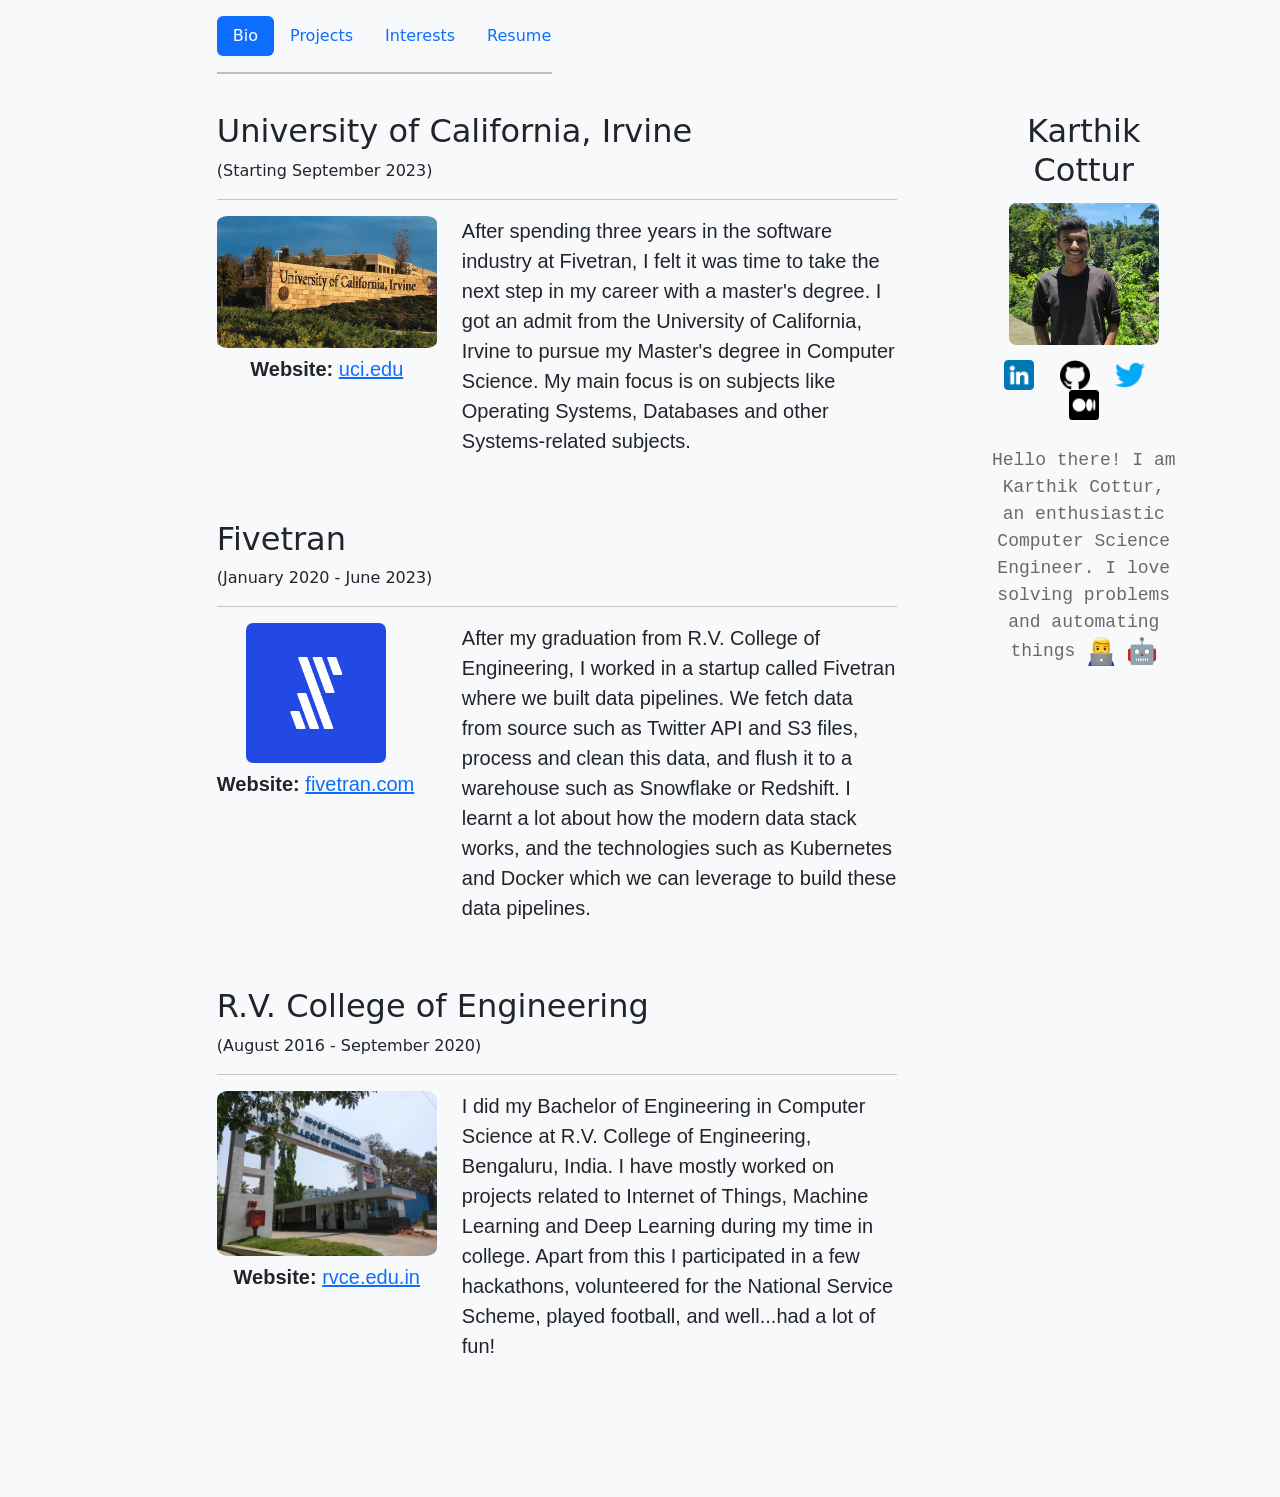
<file: index.html>
<!DOCTYPE html>
<html>
<head>
	<title>Karthik Cottur</title>

    <meta charset="utf-8">
    <meta name="viewport" content="width=device-width, initial-scale=1.0">
    <meta name="description" content="">
    <title>Karthik Cottur</title>

	<link rel="stylesheet" href="assets/css/bootstrap.min.css">
    <link rel="stylesheet" href="assets/css/custom.css">
    <link rel="icon" href="assets/images/kc.jpeg">

    </style>
</head>
<body class="bg-light">

    <div class="container content-margin-nav content-nav">
        <header class="py-3">
            <ul class="nav nav-pills list-items-center">
                <li class="nav-item"><a href="./index.html" class="nav-link active" aria-current="page">Bio</a></li>
                <li class="nav-item"><a href="./projects.html" class="nav-link">Projects</a></li>
                <li class="nav-item"><a href="./interests.html" class="nav-link">Interests</a></li>
                <li class="nav-item"><a href="https://drive.google.com/file/d/1UeROEjgNG6u8XpuEc9ZIUlRobtthca2J/view?usp=sharing" target="_blank" class="nav-link">Resume</a></li>
            </ul>
        </header>
        <div class="b-example-divider"></div>
    </div>

    <div class="container content-bio col-2">
        <div style="text-align: center;">
            <h2>Karthik Cottur</h2>
            <img src = "assets/images/karthik.jpeg" class="img-default" style="width: 150px; margin-top: 3%;"/>
            <div style="text-align: center; margin-top: 8%;">
                <a href="https://www.linkedin.com/in/karthikcottur/" target=”_blank”><img src = "assets/images/linkedin.png" class="img-small" style="margin-left: 1%;"/></a>&nbsp;&nbsp;&nbsp;&nbsp;
                <a href="https://github.com/ckarthik14" target=”_blank”><img src = "assets/images/github.png" class="img-small"/></a>&nbsp;&nbsp;&nbsp;&nbsp;
                <a href="https://twitter.com/ckarthik114" target=”_blank”><img src = "assets/images/twitter.png" class="img-small"/></a>&nbsp;&nbsp;&nbsp;&nbsp;
                <a href="https://medium.com/@ckarthik114" target=”_blank”><img src = "assets/images/medium.png" class="img-small"/></a>
            </div>
            <p style="font-size: 18px; font-family:monospace; color:dimgray; text-align: center;">
                <br />
                Hello there! I am Karthik Cottur, an enthusiastic Computer Science Engineer. I love solving problems and automating things <img src="assets/images/man-in-front-of-laptop.png" style="width: 30px; height: auto;"/>
                <img src="assets/images/robot.svg" style="width: 30px; height: auto;"/>
            </p>
        </div>
    </div>

    <div class="container content-margin content-general">
        <h2>University of California, Irvine</h2><p>(Starting September 2023)</p><hr>
        <div class="pic-left">
            <img src = "assets/images/uci.jpeg" class="img-default"/>
            
            <p class="pic-desc">
                <b>Website:</b> <a href="https://uci.edu/">uci.edu</a>
            </p>
        </div>
        
        <div class="text-description-right">
            <p>
                After spending three years in the software industry at Fivetran, I felt it was time to take the next step in my career with a master's degree. I got an admit from the University of California, Irvine to pursue my Master's degree in Computer Science. My main focus is on subjects like Operating Systems, Databases and other Systems-related subjects.
            </p>
        </div>
    </div>
    
    <div class="container content-margin content-general">
        <h2>Fivetran</h2><p>(January 2020 - June 2023)</p><hr>
        <div class="pic-left">
            <img src = "assets/images/fivetran.webp" class="img-default" style="width: 140px;"/>
            
            <p class="pic-desc">
                <b>Website:</b> <a href="https://www.fivetran.com/" target=”_blank”>fivetran.com</a>
            </p>
        </div>
        
        <div class="text-description-right">
            <p>
                After my graduation from R.V. College of Engineering, I worked in a startup called Fivetran where we built data pipelines. We fetch data from source such as Twitter API and S3 files, process and clean this data, and flush it to a warehouse such as Snowflake or Redshift. I learnt a lot about how the modern data stack works, and the technologies such as Kubernetes and Docker which we can leverage to build these data pipelines. 
            </p>
        </div>
    </div>

    <div class="container content-margin content-general">
        <h2>R.V. College of Engineering</h2><p>(August 2016 - September 2020)</p><hr>
        <div class="pic-left">
            <img src = "assets/images/rv.jpeg" class="img-default"/>
            
            <p class="pic-desc">
                <b>Website:</b> <a href="https://rvce.edu.in/" target=”_blank”>rvce.edu.in</a>
            </p>
        </div>
        
        <div class="text-description-right">
            <p>
                I did my Bachelor of Engineering in Computer Science at R.V. College of Engineering, Bengaluru, India. I have mostly worked on projects related to Internet of Things, Machine Learning and Deep Learning during my time in college. Apart from this I participated in a few hackathons, volunteered for the National Service Scheme, played football, and well...had a lot of fun!
            </p>
        </div>
    </div>

    <br />
    <br />
    <br />
</body>
</html>
</file>
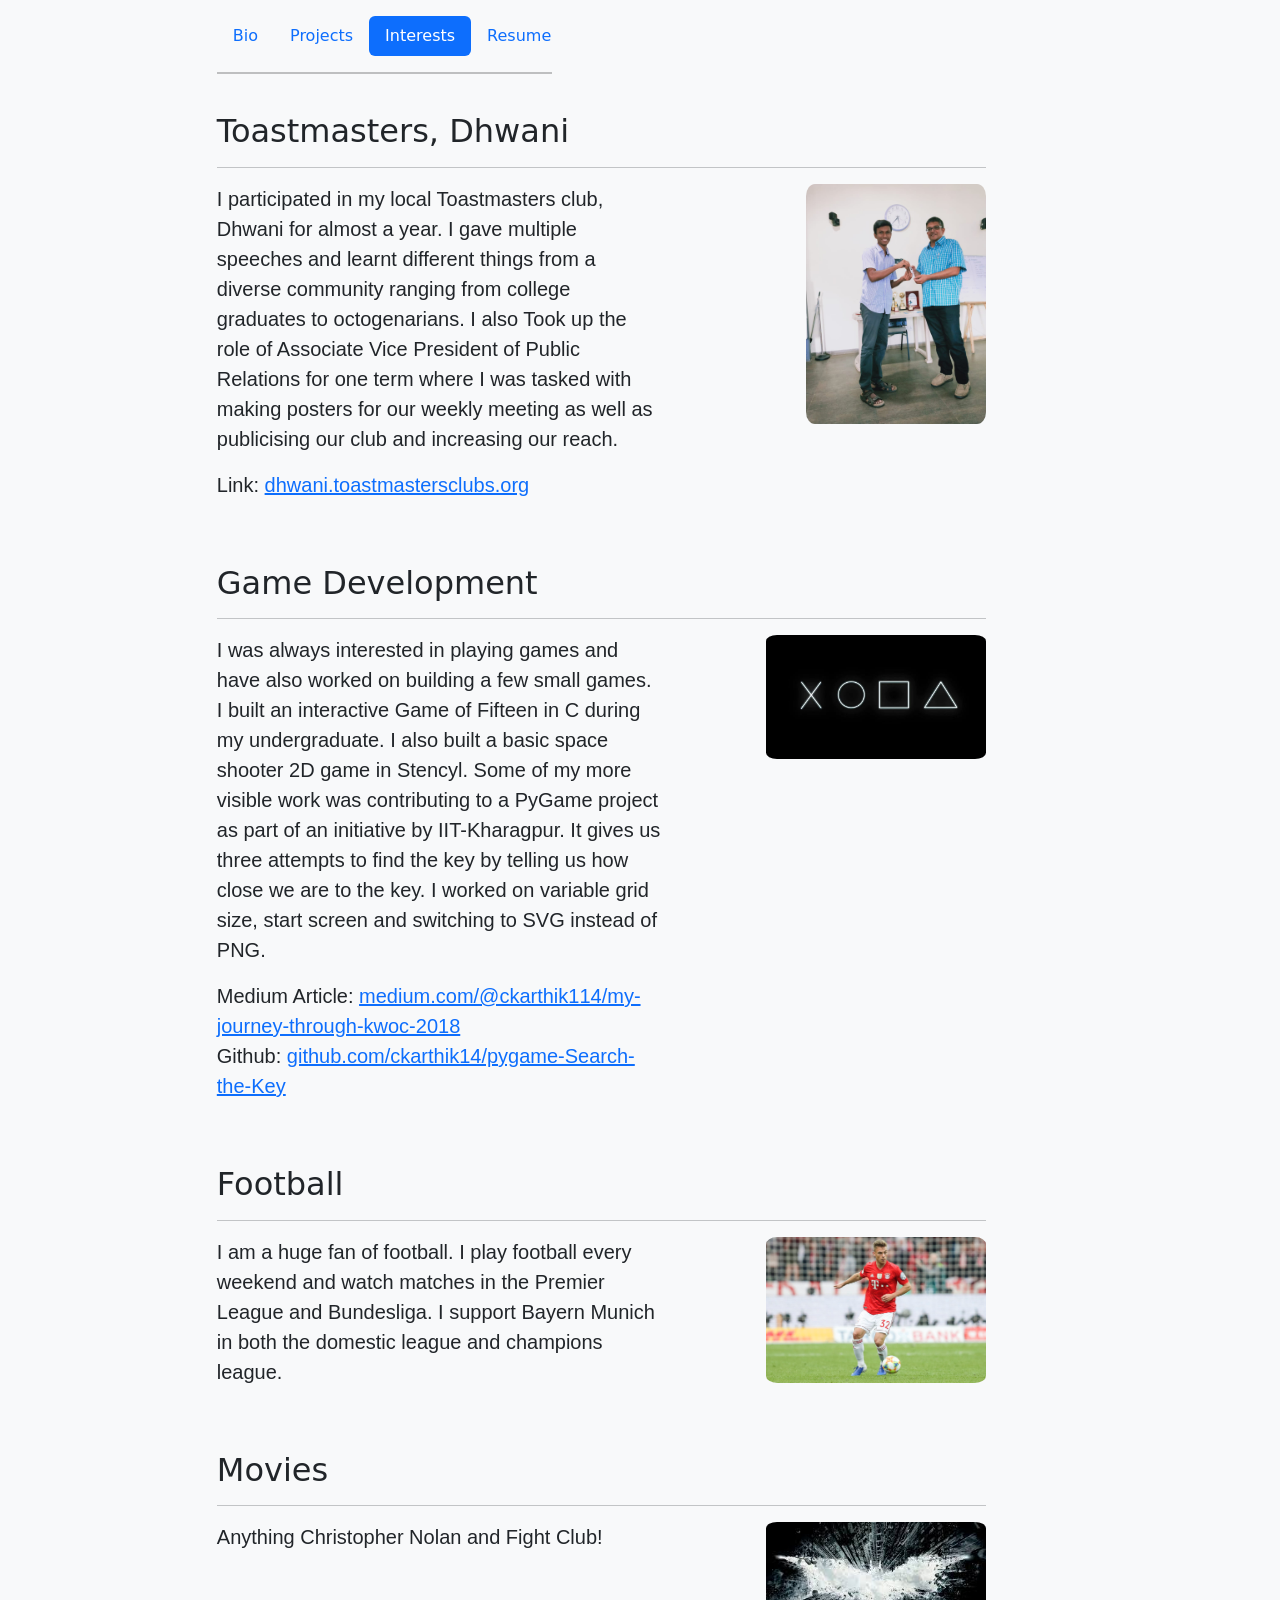
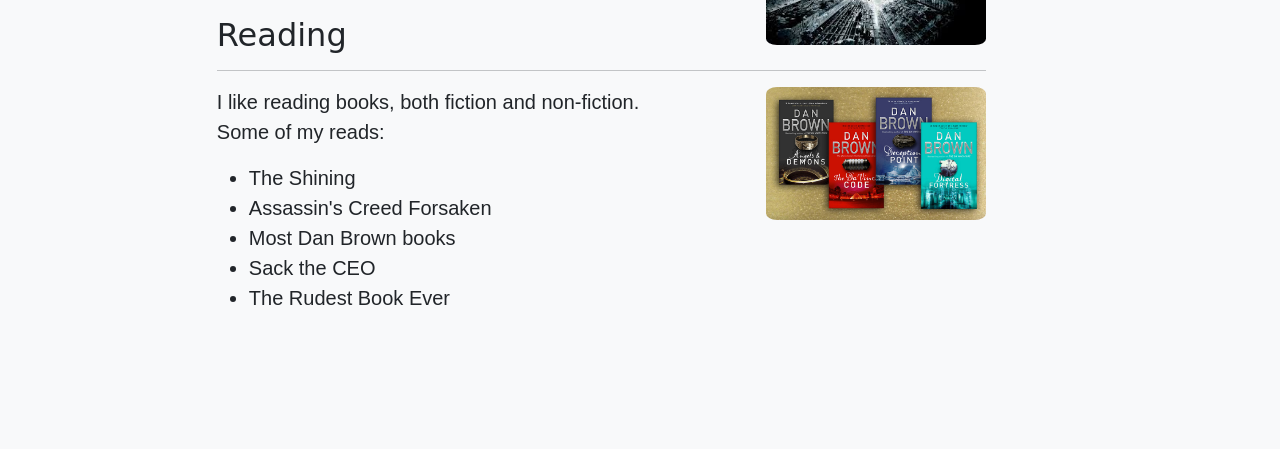
<file: interests.html>
<!DOCTYPE html>
<html>
<head>
	<title>Karthik Cottur</title>

    <meta charset="utf-8">
    <meta name="viewport" content="width=device-width, initial-scale=1">
    <meta name="description" content="">
    <title>Karthik Cottur</title>

	<link rel="stylesheet" href="assets/css/bootstrap.min.css">
    <link rel="stylesheet" href="assets/css/custom.css">
    <link rel="icon" href="assets/images/kc.jpeg">

    </style>
</head>
<body class="bg-light">


    <div class="container content-margin-nav content-nav">
        <header class="py-3">
            <ul class="nav nav-pills list-items-center">
                <li class="nav-item"><a href="./index.html" class="nav-link">Bio</a></li>
                <li class="nav-item"><a href="./projects.html" class="nav-link">Projects</a></li>
                <li class="nav-item"><a href="./interests.html" class="nav-link active" aria-current="page">Interests</a></li>
                <li class="nav-item"><a href="https://drive.google.com/file/d/1UeROEjgNG6u8XpuEc9ZIUlRobtthca2J/view?usp=sharing" target="_blank" class="nav-link">Resume</a></li>
            </ul>
        </header>
        <div class="b-example-divider"></div>
    </div>
    

    <div class="container content-margin-wide content-general">
        <h2>Toastmasters, Dhwani</h2><hr>
        <div class="pic-right">
            <img src = "assets/images/toastmasters.jpg" class="img-default-br" style="width: 180px;"/>
        </div>
        
        <div class="text-description-left">
            <p>
                I participated in my local Toastmasters club, Dhwani for almost a year. I gave multiple speeches and learnt different things from a diverse community ranging from college graduates to octogenarians. I also Took up the role of Associate Vice President of Public Relations for one term where I was tasked with making posters for our weekly meeting as well as publicising our club and increasing our reach.
                <br/>
                <p style="text-align: left;">
                    Link: <a href="https://dhwani.toastmastersclubs.org/" target="_blank">dhwani.toastmastersclubs.org</a>
                </p>
            </p>
        </div>
    </div>

    <div class="container content-margin-wide content-general">
        <h2>Game Development</h2><hr>
        <div class="pic-right">
            <img src = "assets/images/game-dev.jpg" class="img-default-br"/><br />
        </div>
        
        <div class="text-description-left">
            <p>
                I was always interested in playing games and have also worked on building a few small games. I built an interactive Game of Fifteen in C during my undergraduate. I also built a basic space shooter 2D game in Stencyl. Some of my more visible work was contributing to a PyGame project as part of an initiative by IIT-Kharagpur. It gives us three attempts to find the key by telling us how close we are to the key. I worked on variable grid size, start screen and switching to SVG instead of PNG.
                <br/>
                <p style="text-align: left;">
                    Medium Article: <a href="https://medium.com/@ckarthik114/my-journey-through-kwoc-2018-1ae8088c8c99" target="_blank">medium.com/@ckarthik114/my-journey-through-kwoc-2018</a><br />
                    Github: <a href="https://github.com/ckarthik14/pygame-Search-the-Key" target="_blank">github.com/ckarthik14/pygame-Search-the-Key</a>
                </p>
            </p>
        </div>
    </div>

    <div class="container content-margin-wide content-general">
        <h2>Football</h2><hr>
        <div class="pic-right">
            <img src = "assets/images/football.jpeg" class="img-default-br"/>
        </div>
        
        <div class="text-description-left">
            <p>
                I am a huge fan of football. I play football every weekend and watch matches in the Premier League and Bundesliga. I support Bayern Munich in both the domestic league and champions league.
            </p>
        </div>
    </div>

    <div class="container content-margin-wide content-general">
        <h2>Movies</h2><hr>
        <div class="pic-right">
            <img src = "assets/images/batman.jpg" class="img-default-br"/><br />
        </div>
        
        <div class="text-description-left">
            <p>
                Anything Christopher Nolan and Fight Club!
            </p>
        </div>
    </div>

    <div class="container content-margin-wide content-general">
        <h2>Reading</h2><hr>
        <div class="pic-right">
            <img src = "assets/images/dan-brown.jpg" class="img-default-br"/><br />
        </div>
        
        <div class="text-description-left">
            <p>
                I like reading books, both fiction and non-fiction. Some of my reads:<br />
                <ul>
                    <li>The Shining</li>
                    <li>Assassin's Creed Forsaken</li>
                    <li>Most Dan Brown books</li>
                    <li>Sack the CEO</li>
                    <li>The Rudest Book Ever</li>

                </ul>
            </p>
        </div>
    </div>

    <br />
    <br />
    <br />

</body>
</html>
</file>
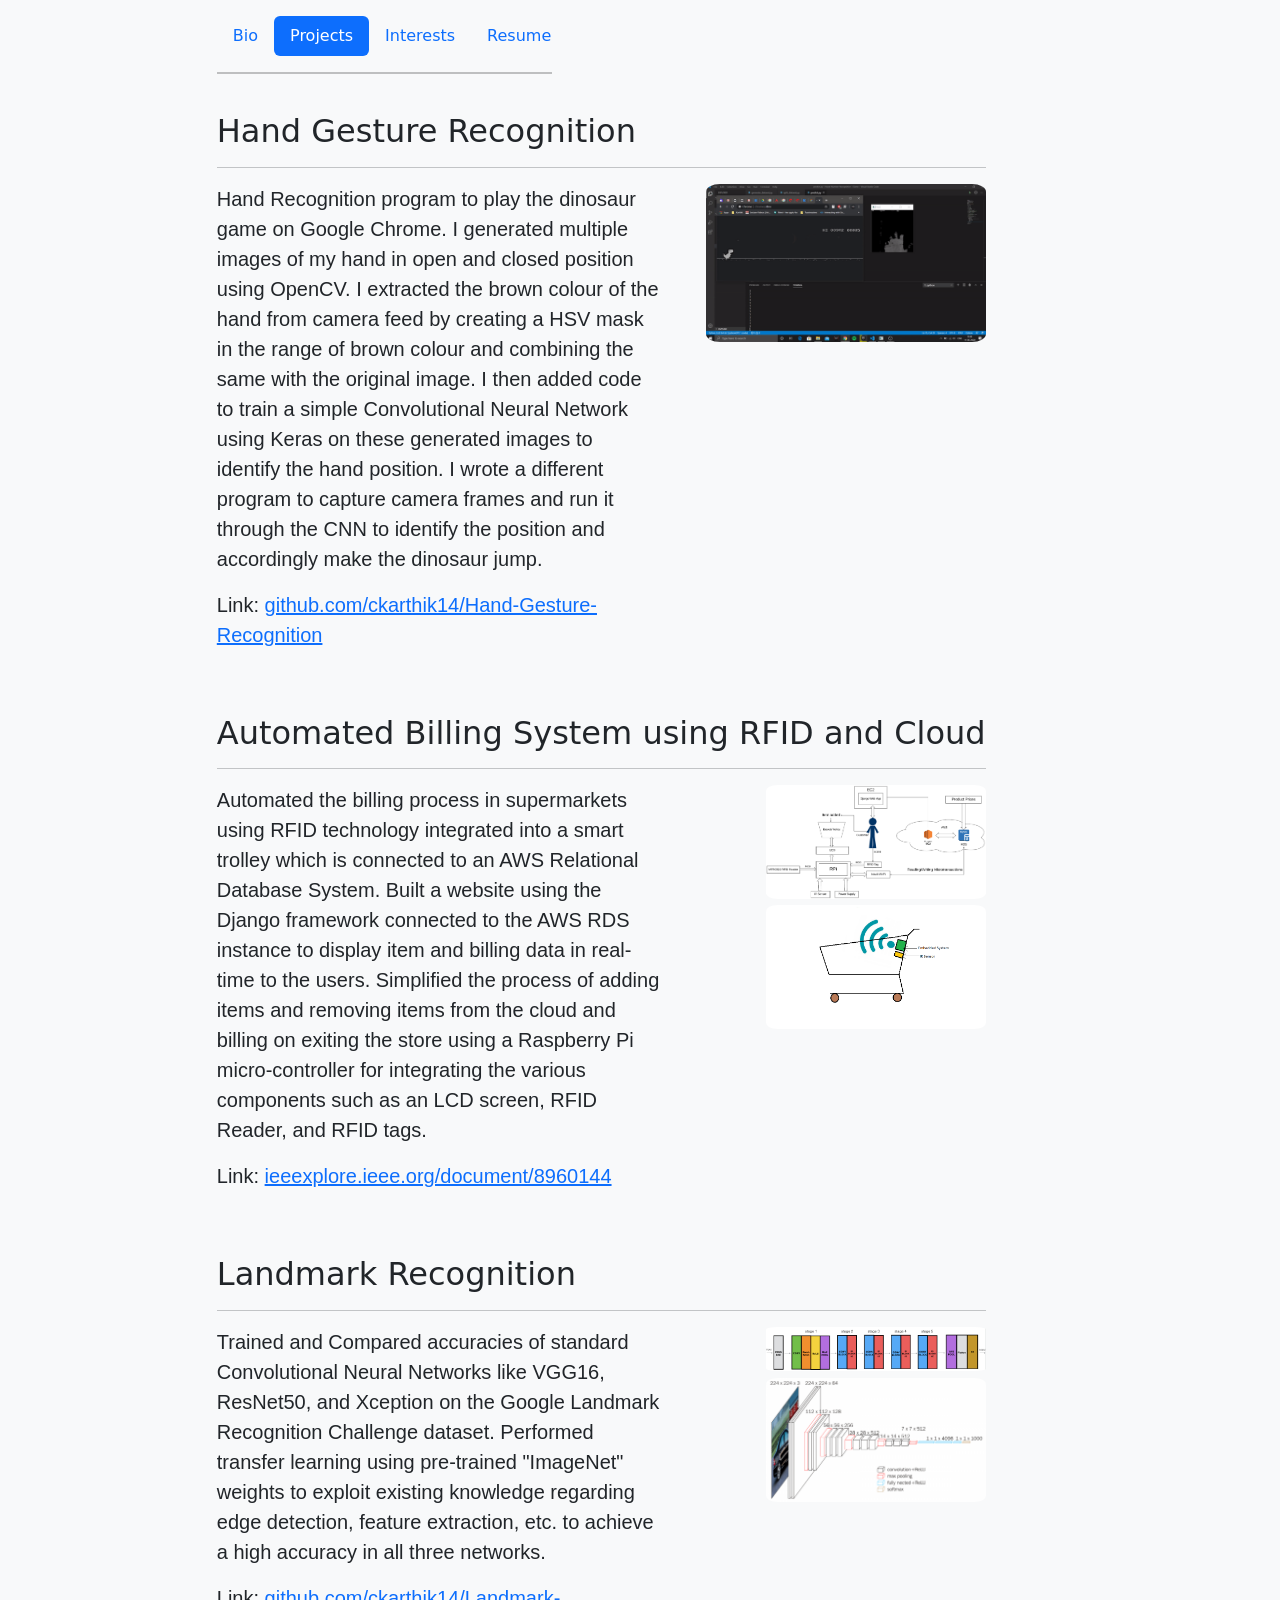
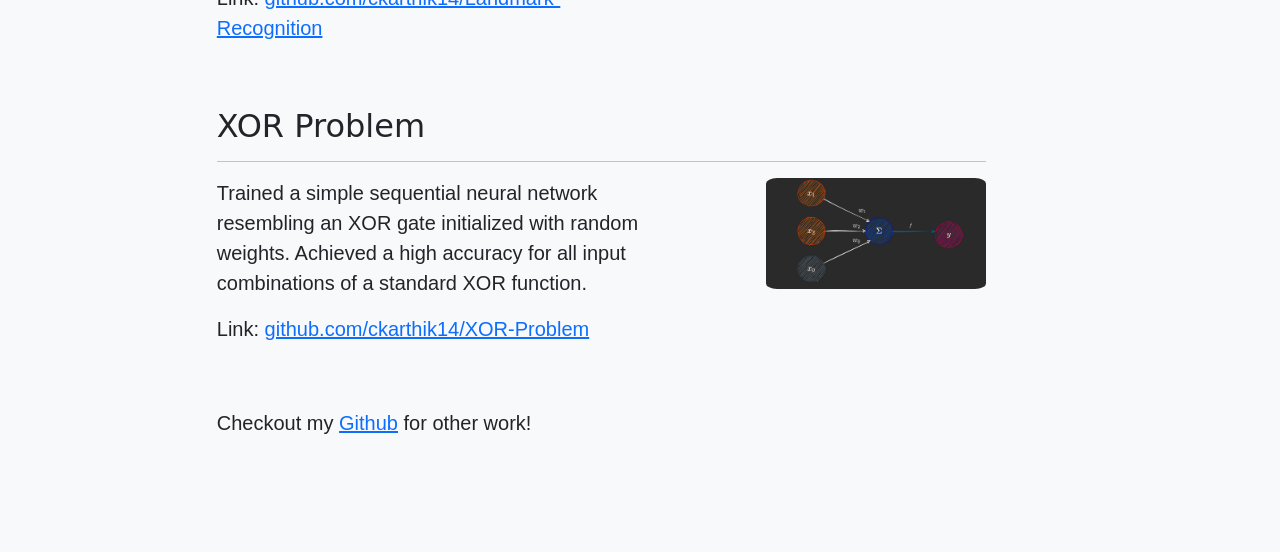
<file: projects.html>
<!DOCTYPE html>
<html>
<head>
	<title>Karthik Cottur</title>

    <meta charset="utf-8">
    <meta name="viewport" content="width=device-width, initial-scale=1">
    <meta name="description" content="">
    <title>Karthik Cottur</title>

	<link rel="stylesheet" href="assets/css/bootstrap.min.css">
    <link rel="stylesheet" href="assets/css/custom.css">
    <link rel="icon" href="assets/images/kc.jpeg">

    </style>
</head>
<body class="bg-light">


    <div class="container content-margin-nav content-nav">
        <header class="py-3">
            <ul class="nav nav-pills list-items-center">
                <li class="nav-item"><a href="./index.html" class="nav-link">Bio</a></li>
                <li class="nav-item"><a href="./projects.html" class="nav-link active" aria-current="page">Projects</a></li>
                <li class="nav-item"><a href="./interests.html" class="nav-link">Interests</a></li>
                <li class="nav-item"><a href="https://drive.google.com/file/d/1UeROEjgNG6u8XpuEc9ZIUlRobtthca2J/view?usp=sharing" target="_blank" class="nav-link">Resume</a></li>
            </ul>
        </header>
        <div class="b-example-divider"></div>
    </div>
    

    <div class="container content-margin-wide content-general">
        <h2>Hand Gesture Recognition</h2><hr>
        <div class="pic-right">
            <img src = "assets/images/hand-recognition.gif" class="img-default-br" style="width: 280px;"/>
        </div>
        
        <div class="text-description-left">
            <p>
                Hand Recognition program to play the dinosaur game on Google Chrome. I generated multiple images of my hand in open and closed position using OpenCV. I extracted the brown colour of the hand from camera feed by creating a HSV mask in the range of brown colour and combining the same with the original image. I then added code to train a simple Convolutional Neural Network using Keras on these generated images to identify the hand position. I wrote a different program to capture camera frames and run it through the CNN to identify the position and accordingly make the dinosaur jump.
                <br/>
                <p style="text-align: left;">
                    Link: <a href="https://github.com/ckarthik14/Hand-Gesture-Recognition" target="_blank">github.com/ckarthik14/Hand-Gesture-Recognition</a>
                </p>
            </p>
        </div>
    </div>

    <div class="container content-margin-wide content-general">
        <h2>Automated Billing System using RFID and Cloud</h2><hr>
        <div class="pic-right">
            <img src = "assets/images/rfid-architecture.png" class="img-default"/><br />
            <img src = "assets/images/rfid-cart.png" class="img-default-br" style="margin-top: 3%;"/>
        </div>
        
        <div class="text-description-left">
            <p>
                Automated the billing process in supermarkets using RFID technology integrated into a smart trolley which is connected to an AWS Relational Database System. Built a website using the Django framework connected to the AWS RDS instance to display item and billing data in real-time to the users. Simplified the process of adding items and removing items from the cloud and billing on exiting the store using a Raspberry Pi micro-controller for integrating the various components such as an LCD screen, RFID Reader, and RFID tags.
                <br/>
                <p style="text-align: left;">
                    Link: <a href="https://ieeexplore.ieee.org/document/8960144" target="_blank">ieeexplore.ieee.org/document/8960144</a>
                </p>
            </p>
        </div>
    </div>

    <div class="container content-margin-wide content-general">
        <h2>Landmark Recognition</h2><hr>
        <div class="pic-right">
            <img src = "assets/images/resnet.png" class="img-default"/><br />
            <img src = "assets/images/vgg.png" class="img-default-br" style="margin-top: 3%;"/>
        </div>
        
        <div class="text-description-left">
            <p>
                Trained and Compared accuracies of standard Convolutional Neural Networks like VGG16, ResNet50, and Xception on the Google Landmark Recognition Challenge dataset. Performed transfer learning using pre-trained "ImageNet" weights to exploit existing knowledge regarding edge detection, feature extraction, etc. to achieve a high accuracy in all three networks.
                <br/>
                <p style="text-align: left;">
                    Link: <a href="https://github.com/ckarthik14/Landmark-Recognition" target="_blank">github.com/ckarthik14/Landmark-Recognition</a>
                </p>
            </p>
        </div>
    </div>

    <div class="container content-margin-wide content-general">
        <h2>XOR Problem</h2><hr>
        <div class="pic-right">
            <img src = "assets/images/xor.webp" class="img-default-br"/><br />
        </div>
        
        <div class="text-description-left">
            <p>
                Trained a simple sequential neural network resembling an XOR gate initialized with random weights. Achieved a high accuracy for all input combinations of a standard XOR function.
                <br/>
                <p style="text-align: left;">
                    Link: <a href="https://github.com/ckarthik14/XOR-Problem" target="_blank">github.com/ckarthik14/XOR-Problem</a>
                </p>
            </p>
        </div>
    </div>

    <div class="container content-margin-wide text-description-left" style="margin-bottom: 7%;">
        Checkout my <a href="https://github.com/ckarthik14/" target="_blank">Github</a> for other work!
    </div>
    <br />

</body>
</html>
</file>
<file: assets/css/custom.css>
body {
    -ms-overflow-style: none; /* for Internet Explorer, Edge */
    scrollbar-width: none; /* for Firefox */
    overflow-y: scroll; 
  }
  
  body::-webkit-scrollbar {
    display: none; /* for Chrome, Safari, and Opera */
  }

.b-example-divider {
    width: 335px;
    height: 0rem;
    background-color: rgba(0, 0, 0, .1);
    border: solid rgba(0, 0, 0, .15);
    border-width: 1px 0;
    box-shadow: inset 0 .5em 1.5em rgba(0, 0, 0, .1), inset 0 .125em .5em rgba(0, 0, 0, .15);
}

.text-description-right {
    margin-left: 245px;
    font-size: 20px;
    font-family:'Trebuchet MS', 'Lucida Sans Unicode', 'Lucida Grande', 'Lucida Sans', Arial, sans-serif;
}

.text-description-left {
    margin-right: 325px;
    font-size: 20px;
    font-family:'Trebuchet MS', 'Lucida Sans Unicode', 'Lucida Grande', 'Lucida Sans', Arial, sans-serif;
}

.img-default {
    width: 220px;
    height: auto;
    border-radius: 5%;
}

.img-default-br {
    width: 220px;
    height: auto;
    border-radius: 5%;
    margin-bottom: 5%;
}

.pic-left {
    border-radius: 5%;
    text-align: center;
    float: left;
}

.pic-right {
    text-align: center;
    float: right;
}

.pic-desc {
    font-size: 20px;
    font-family:'Trebuchet MS', 'Lucida Sans Unicode', 'Lucida Grande', 'Lucida Sans', Arial, sans-serif;
    margin-top: 3%;
}

.img-small {
    width: 30px;
    height: auto;
}

.content-margin {
    flex:0 0 auto;
    width:55%;
    justify-content: left;
    margin-left: 16%;
}

.content-margin-nav {
    flex:0 0 auto;
    width:55%;
    justify-content: left;
    margin-left: 16%;
}

.content-margin-wide {
    flex:0 0 auto;
    width:62%;
    justify-content: left;
    margin-left: 16%;
}

.content-general {
    margin-bottom: 5%;
}

.content-nav {
    margin-bottom: 3%;
}

.content-bio {
    flex:0 0 auto;
    width: 16.667%;
    float: right;
    margin-right: 7%;
}

.content-bio-space {
    width: 15%;
}

@media (max-width: 1000px) {
    body {
        -ms-overflow-style: none; /* for Internet Explorer, Edge */
        scrollbar-width: none; /* for Firefox */
        overflow-y: scroll; 
        width: 100%;
      }
      
      body::-webkit-scrollbar {
        display: none; /* for Chrome, Safari, and Opera */
      }

    .list-items-center{
        width:max-content;
        margin: auto;
    }

    .b-example-divider {
        width: 80%;
        height: 0rem;
        background-color: rgba(0, 0, 0, .1);
        border: solid rgba(0, 0, 0, .15);
        border-width: 1px 0;
        box-shadow: inset 0 .5em 1.5em rgba(0, 0, 0, .1), inset 0 .125em .5em rgba(0, 0, 0, .15);
        margin: auto;
    }
    
    .text-description-right {
        margin: auto;
        text-align: justify;
        font-size: 18px;
        font-family:'Trebuchet MS', 'Lucida Sans Unicode', 'Lucida Grande', 'Lucida Sans', Arial, sans-serif;
        width: 100%;
    }
    
    .text-description-left {
        margin: auto;
        text-align: justify;
        font-size: 18px;
        font-family:'Trebuchet MS', 'Lucida Sans Unicode', 'Lucida Grande', 'Lucida Sans', Arial, sans-serif;
        width: 100%;
    }
    
    .img-default {
        width: 220px;
        height: auto;
        border-radius: 5%;
    }
    
    .pic-left {
        float:none;
        margin: auto
    }
    
    .pic-right {
        float: none;
        margin: auto;
    }
    
    .pic-desc {
        font-size: 20px;
        font-family:'Trebuchet MS', 'Lucida Sans Unicode', 'Lucida Grande', 'Lucida Sans', Arial, sans-serif;
        margin-top: 3%;
    }
    
    .img-small {
        width: 30px;
        height: auto;
    }
    
    .content-margin {
        flex:0 0 auto;
        width:87%;
        text-align: center;
        justify-content: center;
        margin-left: auto;
        overflow-wrap: break-word;
    }
    
    .content-margin-nav {
        flex:0 0 auto;
        width:100%;
        text-align: center;
        justify-content: center;
        margin-left: auto;
        overflow-wrap: break-word;
    }

    .content-margin-wide {
        flex:0 0 auto;
        width:87%;
        text-align: center;
        justify-content: center;
        margin-left: auto;
        overflow-wrap: break-word;
    }

    .content-general {
        margin-bottom: 20%;
    }
    
    .content-nav {
        margin-bottom: 10%;
    }
    
    .content-bio {
        flex:0 0 auto;
        width: 75%;
        margin-bottom: 15%;
        float:none;
        margin-top: auto;
        margin-right: auto;
    }

    .content-bio-space {
        height: auto;
    }
}
</file>
